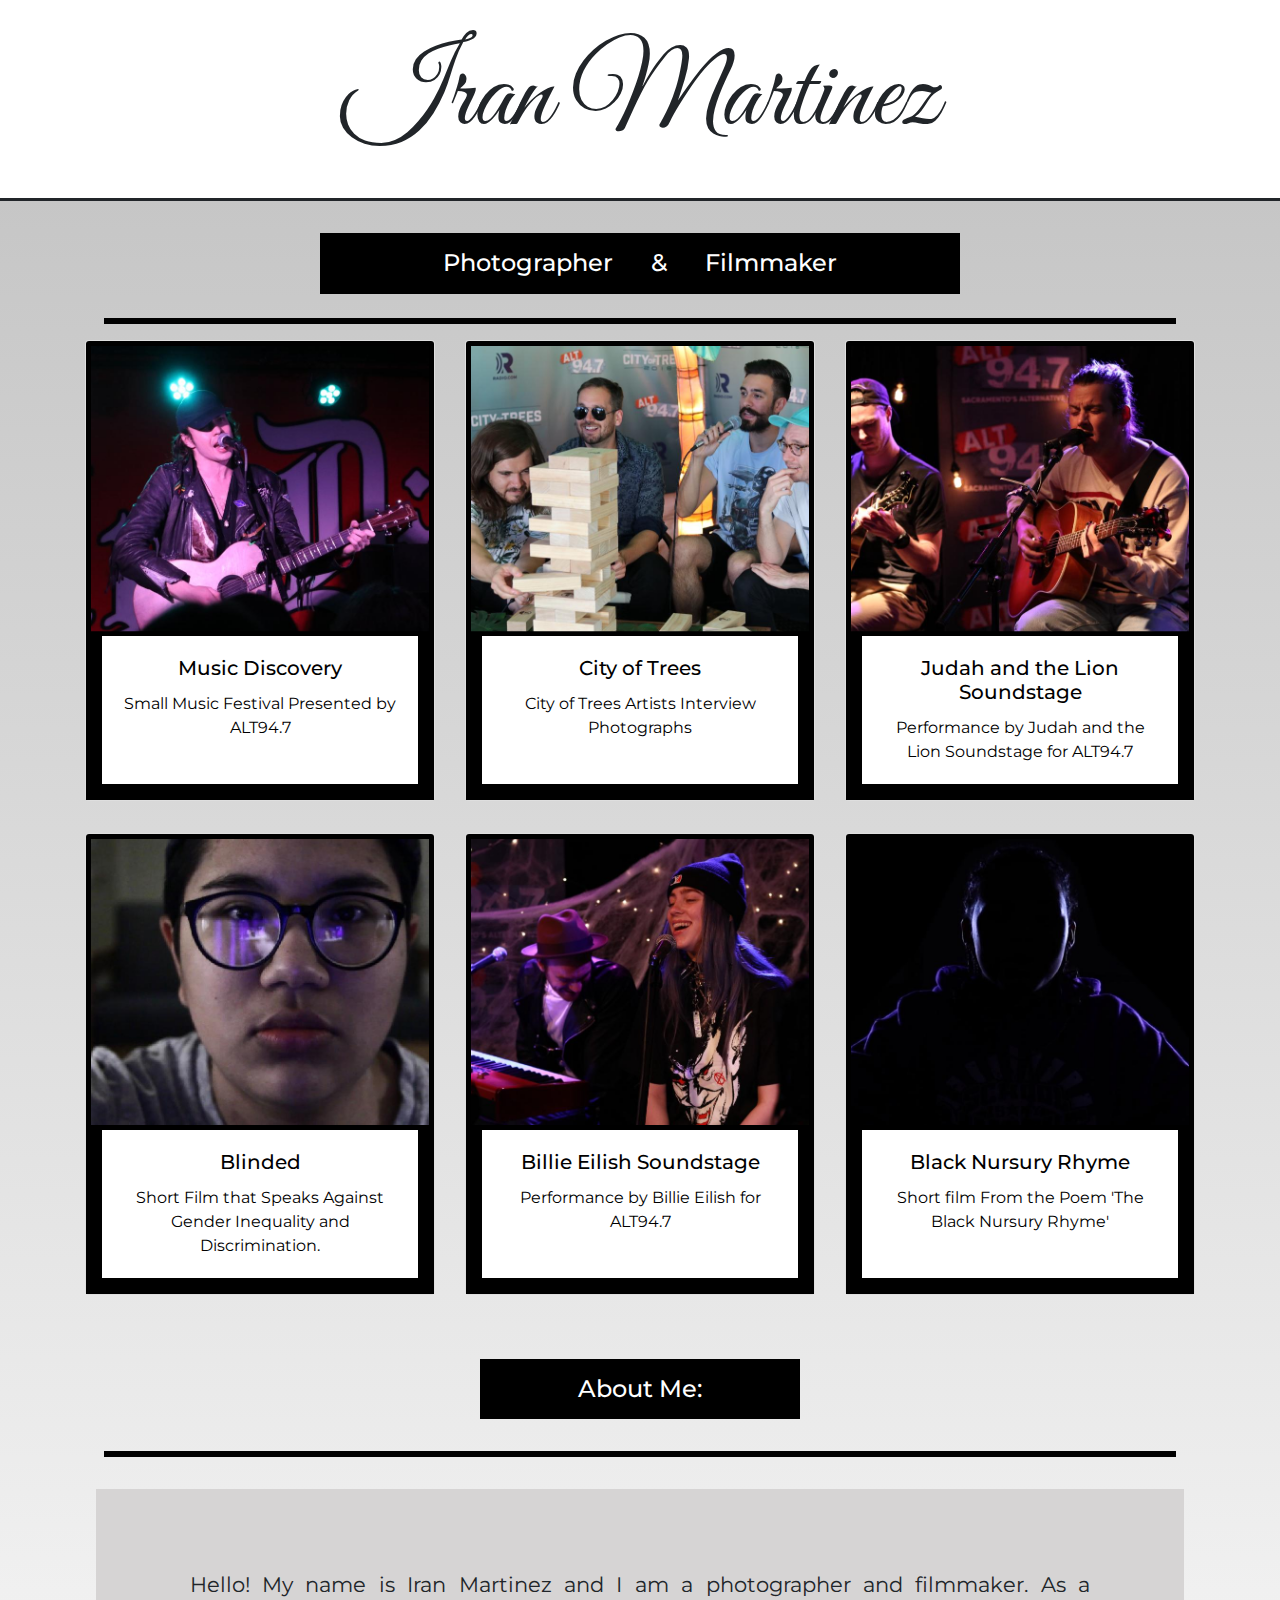
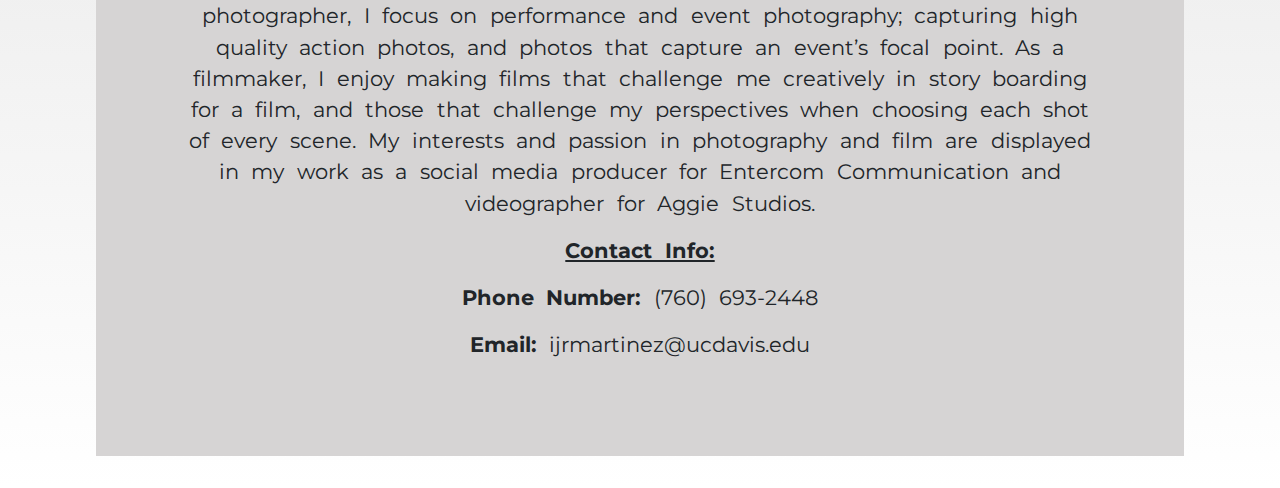
<file: index.html>
<!DOCTYPE html>
<html lang="en">
<head>
	<meta name="generator" content="Hugo 0.55.6" />
    
    <meta charset="UTF-8">     
    <meta name="viewport" content="width=device-width, initial-scale=1.0">    
    
       
    
      
       
    <link rel="stylesheet" href="/bootstrap/bootstrap.min.css"> 
    
    
    <link rel="stylesheet" href="/style.min.css"> 
    
    <title>Iran Martinez</title>
    
    
    
    

</head>
<body>
    
    
    
    

    <link href="https://fonts.googleapis.com/css?family=Great+Vibes|Montserrat&display=swap" rel="stylesheet">


<h1 class="homename">Iran Martinez</h1>



<h2 class="homejobs">Photographer & Filmmaker</h2>



<div class="homeline">
    <hr>
</div>

<div class="container">
    
    
         
        
            <div class="row gallery-row">
        
        
        
        
        
        <div class="col-4">
            <div class="card h-100 border-3">
                <img src="/projects/music-discovery/barnes1_huccf75b2a28f0cc45c05186f551bde46f_3829885_711x600_fill_q75_box_smart1.jpg" class="card-img-top" alt="...">
                <div class="card-body">
                    <a href="/projects/music-discovery/" class="stretched-link">
                        <h5 class="card-title">Music Discovery</h5>
                        <p class="card-text">Small Music Festival Presented by ALT94.7</p>
                    </a>
                </div>
            </div>
        </div>

            
            
            
            
            

            
        
        
        
    
        
        
        
        
        
        <div class="col-4">
            <div class="card h-100 border-3">
                <img src="/projects/city-of-trees/cot3_hu7673ffa9a7c2830800a8003ad08b0c52_6961093_711x600_fill_q75_box_smart1.jpg" class="card-img-top" alt="...">
                <div class="card-body">
                    <a href="/projects/city-of-trees/" class="stretched-link">
                        <h5 class="card-title">City of Trees</h5>
                        <p class="card-text">City of Trees Artists Interview Photographs</p>
                    </a>
                </div>
            </div>
        </div>

            
            
            
            
            

            
        
        
        
    
        
        
        
        
        
        <div class="col-4">
            <div class="card h-100 border-3">
                <img src="/projects/judah-and-the-lion/judah1_hu0cac6bdbe7f7f86f544fdd9eaa25f0e1_3817549_711x600_fill_q75_box_smart1.jpg" class="card-img-top" alt="...">
                <div class="card-body">
                    <a href="/projects/judah-and-the-lion/" class="stretched-link">
                        <h5 class="card-title">Judah and the Lion Soundstage</h5>
                        <p class="card-text">Performance by Judah and the Lion Soundstage for ALT94.7</p>
                    </a>
                </div>
            </div>
        </div>

            
            
            
            
            

            
        
        
        
        
            </div>
        
    
         
        
            <div class="row gallery-row">
        
        
        
        
        
        <div class="col-4">
            <div class="card h-100 border-3">
                <img src="/projects/blinded/blinded1_hu040aaad9697a4bacb93d014b5590a96e_51594_711x600_fill_q75_box_smart1.jpg" class="card-img-top" alt="...">
                <div class="card-body">
                    <a href="/projects/blinded/" class="stretched-link">
                        <h5 class="card-title">Blinded</h5>
                        <p class="card-text">Short Film that Speaks Against Gender Inequality and Discrimination. </p>
                    </a>
                </div>
            </div>
        </div>

            
            
            
            
            

            
        
        
        
    
        
        
        
        
        
        <div class="col-4">
            <div class="card h-100 border-3">
                <img src="/projects/billie-eilish/billie6_huf38312500e8e83b8beeed40e7ca0257e_3410802_711x600_fill_q75_box_smart1.jpg" class="card-img-top" alt="...">
                <div class="card-body">
                    <a href="/projects/billie-eilish/" class="stretched-link">
                        <h5 class="card-title">Billie Eilish Soundstage</h5>
                        <p class="card-text">Performance by Billie Eilish for ALT94.7</p>
                    </a>
                </div>
            </div>
        </div>

            
            
            
            
            

            
        
        
        
    
        
        
        
        
        
        <div class="col-4">
            <div class="card h-100 border-3">
                <img src="/projects/black-nursury-rhyme/nursury1_hu82e15549202baea84659251164aef128_106033_711x600_fill_q75_box_smart1.jpg" class="card-img-top" alt="...">
                <div class="card-body">
                    <a href="/projects/black-nursury-rhyme/" class="stretched-link">
                        <h5 class="card-title">Black Nursury Rhyme</h5>
                        <p class="card-text">Short film From the Poem &#39;The Black Nursury Rhyme&#39;</p>
                    </a>
                </div>
            </div>
        </div>

            
            
            
            
            

            
        
        
        
        
            </div>
        
    
</div>

<h3>About Me:</h3>

<div class="homeline">
<hr>
</div>
<div class="homeparagraph">
        <p>Hello! My name is Iran Martinez and I am a photographer and filmmaker. As a photographer, I focus on performance and event photography; capturing high quality action photos, and photos that capture an event’s focal point. As a filmmaker, I enjoy making films that challenge me creatively in story boarding for a film, and those that challenge my perspectives when choosing each shot of every scene. My interests and passion in photography and film are displayed in my work as a social media producer for Entercom Communication and videographer for Aggie Studios.</p>
        <p><b><u>Contact Info:</b></p></u> 
        <p><b>Phone Number:</b> (760) 693-2448</p>
        <p><b>Email:</b> ijrmartinez@ucdavis.edu</p>
    </div>




    <script src="https://code.jquery.com/jquery-3.3.1.slim.min.js" integrity="sha384-q8i/X+965DzO0rT7abK41JStQIAqVgRVzpbzo5smXKp4YfRvH+8abtTE1Pi6jizo" crossorigin="anonymous"></script>

<script src="/bootstrap/bootstrap.min.js"></script>
</body>
</html>
</file>
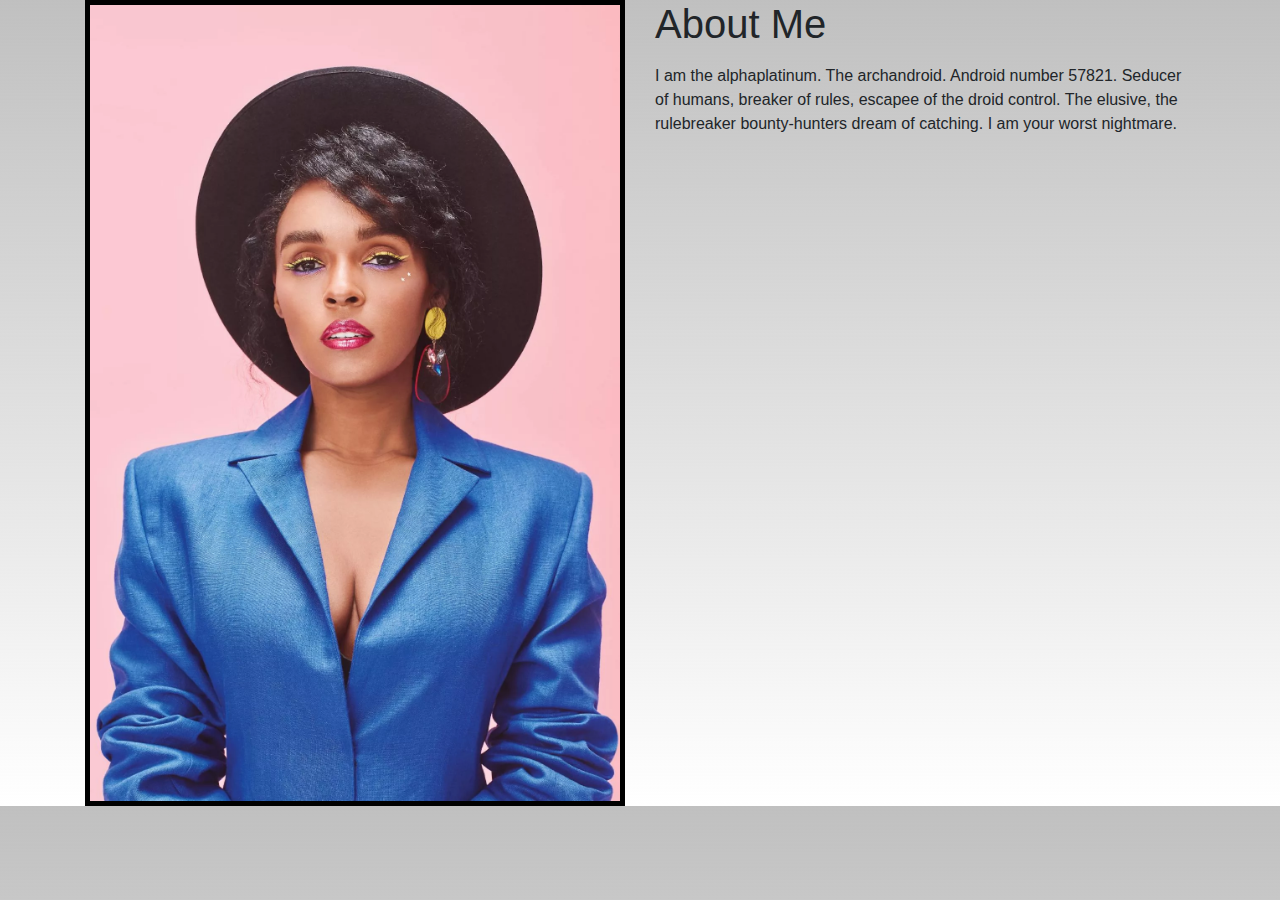
<file: about-me/index.html>
<!DOCTYPE html>
<html lang="en">
<head>
    
    <meta charset="UTF-8">     
    <meta name="viewport" content="width=device-width, initial-scale=1.0">    
    
       
    
      
       
    <link rel="stylesheet" href="/bootstrap/bootstrap.min.css"> 
    
    
    <link rel="stylesheet" href="/style.min.css"> 
    
    <title>Iran Martinez | About Me </title>
    
    
    
    

</head>
<body>
    

    
    <div class="container">
        <div class="row">
            <div class="col-6">
                <img class="img-fluid" src="/about-me/headshot.jpg" />
            </div>
            <div class="col-6">
                <h1>About Me</h1>
                <p><p>I am the alphaplatinum. The archandroid. Android number 57821. Seducer of humans, breaker of rules, escapee of the droid control. The elusive, the rulebreaker bounty-hunters dream of catching. I am your worst nightmare.</p>
</p>
            </div>
        </div>

    </div>

    
    

    <script src="https://code.jquery.com/jquery-3.3.1.slim.min.js" integrity="sha384-q8i/X+965DzO0rT7abK41JStQIAqVgRVzpbzo5smXKp4YfRvH+8abtTE1Pi6jizo" crossorigin="anonymous"></script>

<script src="/bootstrap/bootstrap.min.js"></script>
</body>
</html>
</file>
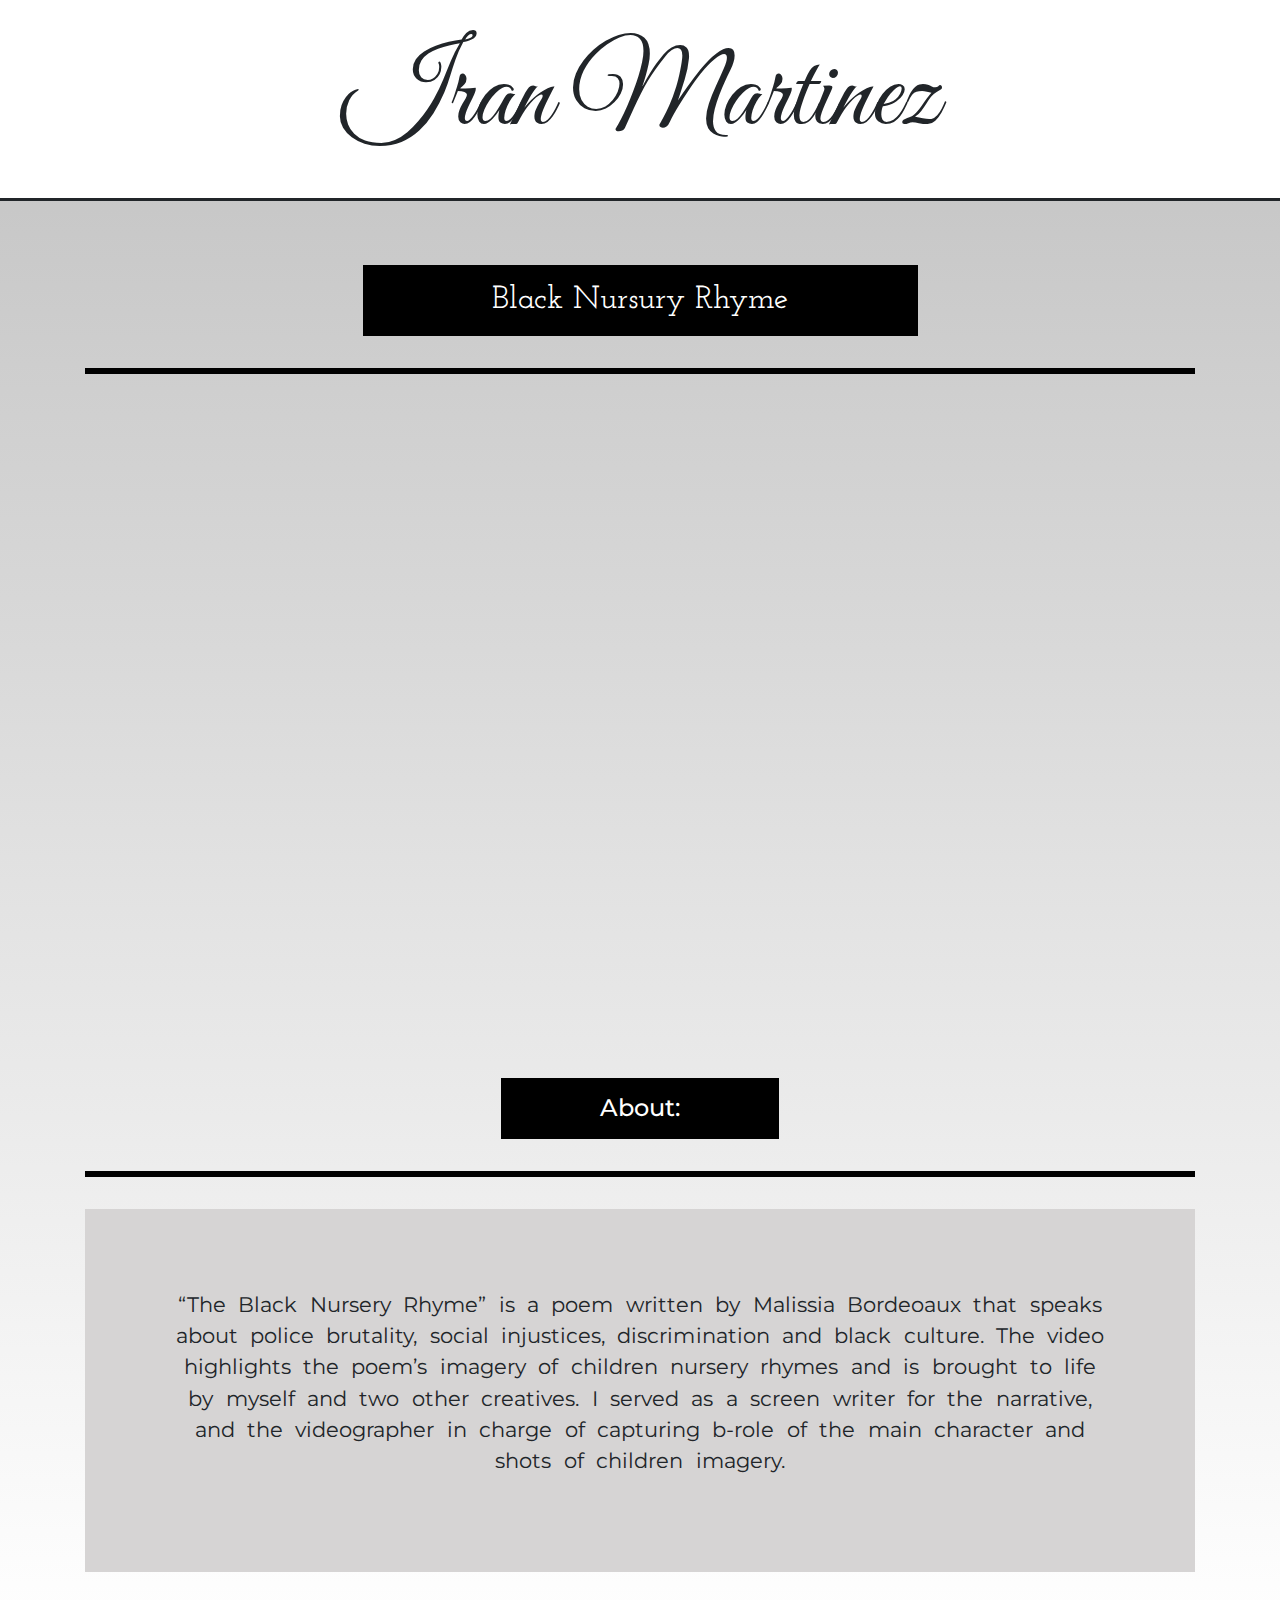
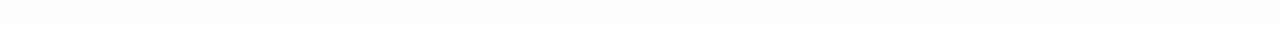
<file: projects/black-nursury-rhyme/index.html>
<!DOCTYPE html>
<html lang="en">
        <link href="https://fonts.googleapis.com/css?family=Great+Vibes|Josefin+Slab|Montserrat&display=swap" rel="stylesheet">
<head>
    
    <meta charset="UTF-8">     
    <meta name="viewport" content="width=device-width, initial-scale=1.0">    
    
       
    
      
       
    <link rel="stylesheet" href="/bootstrap/bootstrap.min.css"> 
    
    
    <link rel="stylesheet" href="/style.min.css"> 
    
    <title>Iran Martinez | Black Nursury Rhyme </title>
    
    
    
    
</head>
<body>
<h1  class="homename">Iran Martinez</h1>
    
    <div class="container">

        <h1 class="title">Black Nursury Rhyme</h1>
        <div class="titleline">
            <hr>
        </div>
        
        
        
        
        
            
                    <div class="embed-responsive embed-responsive-16by9">
                        <iframe class="embed-responsive-item" src="https://player.vimeo.com/video/306454058?title=0&byline=0&portrait=0"  frameborder="0" allow="encrypted-media; picture-in-picture; fullscreen" allowfullscreen></iframe>
                    </div>
                
        
        

        <h3>About:</h3>

<div class="titleline">
<hr>
</div>

<div class="paragraph">
<p>“The Black Nursery Rhyme” is a poem written by Malissia Bordeoaux that speaks about police brutality, social injustices, discrimination and black culture. The video highlights the poem’s imagery of children nursery rhymes and is brought to life by myself and two other creatives. I served as a screen writer for the narrative, and the videographer in charge of capturing b-role of the main character and shots of children imagery.</p>
</div>

        
     
    </div>
    <script src="https://code.jquery.com/jquery-3.3.1.slim.min.js" integrity="sha384-q8i/X+965DzO0rT7abK41JStQIAqVgRVzpbzo5smXKp4YfRvH+8abtTE1Pi6jizo" crossorigin="anonymous"></script>

<script src="/bootstrap/bootstrap.min.js"></script>
</body>
</html>
</file>
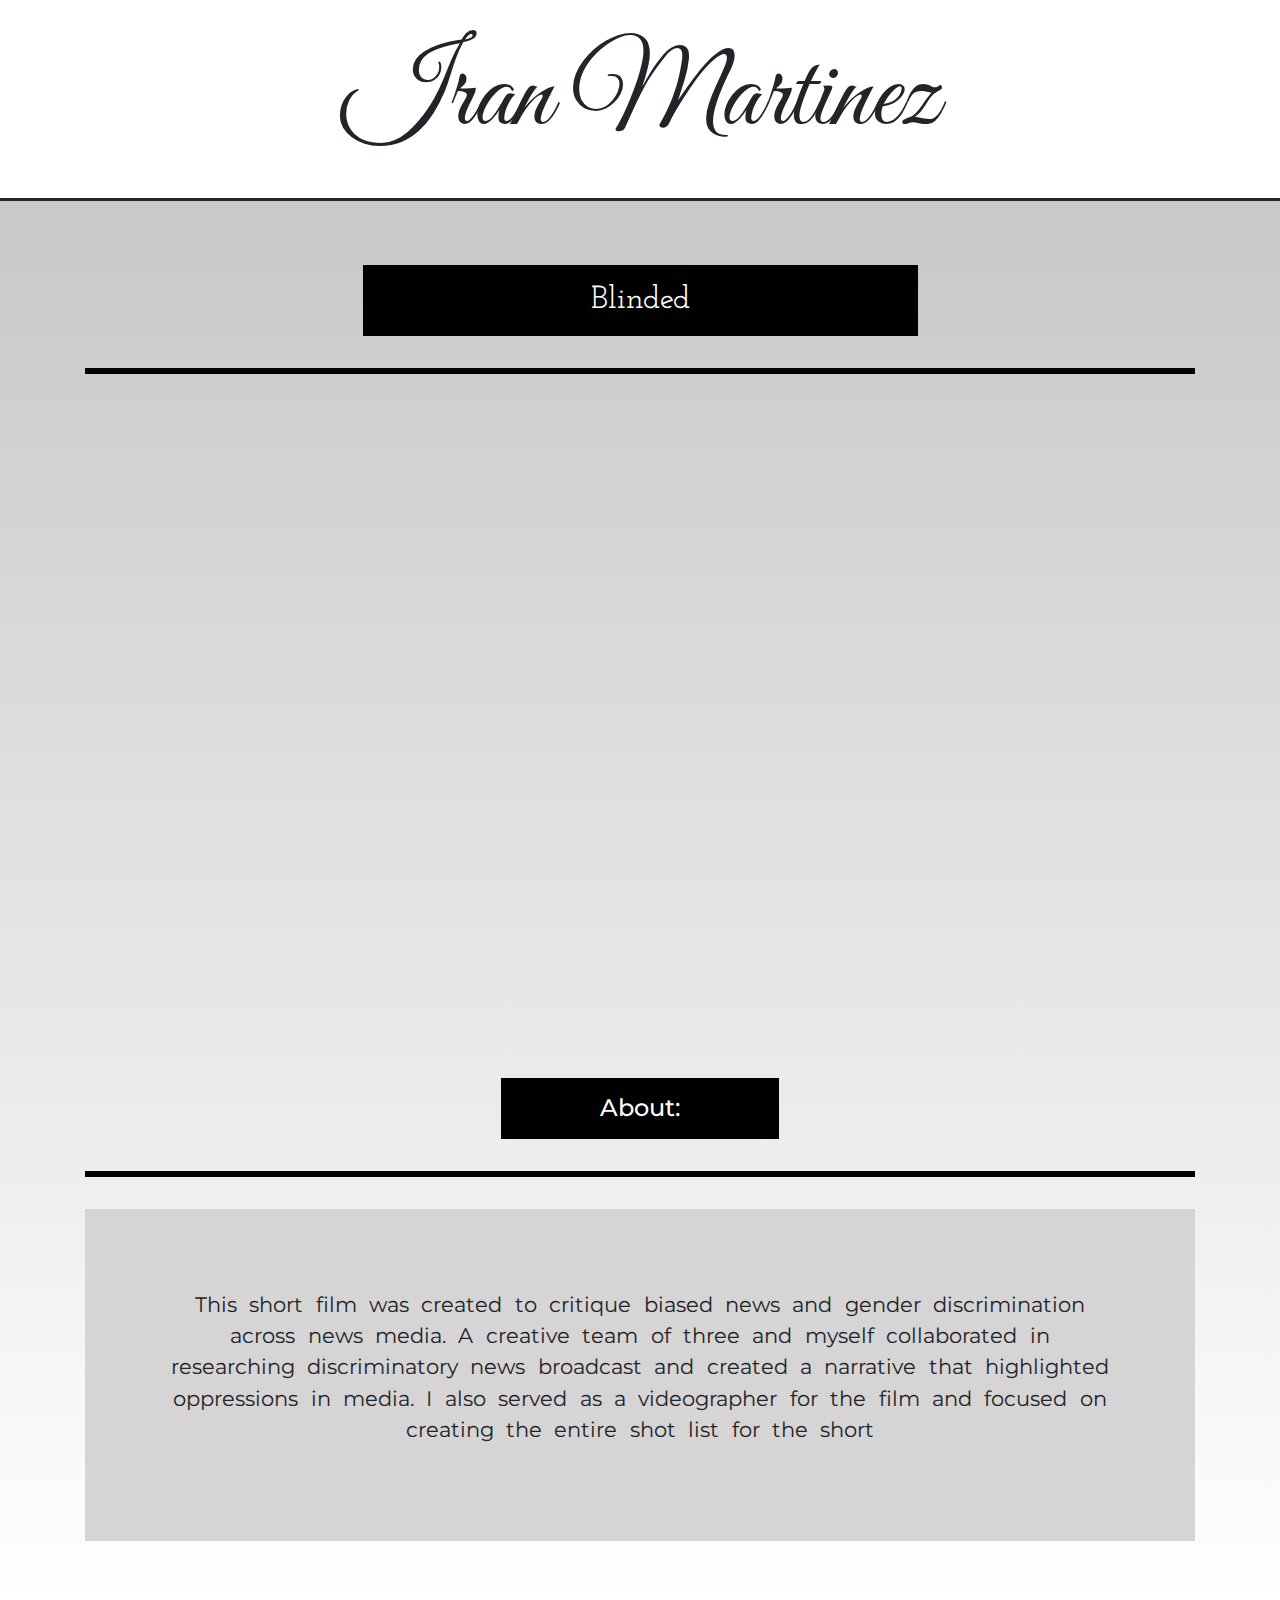
<file: projects/blinded/index.html>
<!DOCTYPE html>
<html lang="en">
        <link href="https://fonts.googleapis.com/css?family=Great+Vibes|Josefin+Slab|Montserrat&display=swap" rel="stylesheet">
<head>
    
    <meta charset="UTF-8">     
    <meta name="viewport" content="width=device-width, initial-scale=1.0">    
    
       
    
      
       
    <link rel="stylesheet" href="/bootstrap/bootstrap.min.css"> 
    
    
    <link rel="stylesheet" href="/style.min.css"> 
    
    <title>Iran Martinez | Blinded </title>
    
    
    
    
</head>
<body>
<h1  class="homename">Iran Martinez</h1>
    
    <div class="container">

        <h1 class="title">Blinded</h1>
        <div class="titleline">
            <hr>
        </div>
        
        
        
        
        
            
                    <div class="embed-responsive embed-responsive-16by9">
                        <iframe class="embed-responsive-item" src="https://player.vimeo.com/video/209310884?title=0&byline=0&portrait=0"  frameborder="0" allow="encrypted-media; picture-in-picture; fullscreen" allowfullscreen></iframe>
                    </div>
                
        
        

        <h3>About:</h3>

<div class="titleline">
<hr>
</div>
<div class="paragraph">
<p>This short film was created to critique biased news and gender discrimination across news media. A creative team of three and myself collaborated in researching discriminatory news broadcast and created a narrative that highlighted oppressions in media. I also served as a videographer for the film and focused on creating the entire shot list for the short</p>
</div>

        
     
    </div>
    <script src="https://code.jquery.com/jquery-3.3.1.slim.min.js" integrity="sha384-q8i/X+965DzO0rT7abK41JStQIAqVgRVzpbzo5smXKp4YfRvH+8abtTE1Pi6jizo" crossorigin="anonymous"></script>

<script src="/bootstrap/bootstrap.min.js"></script>
</body>
</html>
</file>
<file: style.min.css>
.gallery-row{margin-bottom:2rem}.card-body{border:1em solid #000;border-top:0;margin-top:1}.card-body a{text-decoration:none;color:#000;text-align:center;font-family:montserrat,sans-serif}.card-body a:hover{color:silver}.title{font-family:josefin slab,serif;font-size:2rem;text-align:center;color:#fff;background-color:#000;padding:1rem;margin-top:4rem;margin-bottom:2rem;text-align:center;margin-left:auto;margin-right:auto;width:50%}body{background-image:linear-gradient(to top,rgba(192,192,192,0),rgba(192,192,192,1))}hr{border:solid;color:#000}.paragraph{background-color:#d6d4d4;padding:5rem;font-family:montserrat,sans-serif;font-size:1.3rem;word-spacing:.4rem;text-align:center;margin-left:auto;margin-right:auto;width:100%;margin-top:2rem;margin-bottom:4rem;line-height:2.rem}.paragraph2{background-color:#d6d4d4;padding:5rem;font-family:montserrat,sans-serif;font-size:1.3rem;word-spacing:.4rem;text-align:center;margin-left:auto;margin-right:auto;width:80%;margin-top:2rem;margin-bottom:4rem;line-height:2.rem}.homename{background-color:#fff;padding:2rem;border-bottom:solid;text-align:center;margin-left:auto;margin-right:auto;width:100%;margin-top:0;margin-bottom:2rem;font-size:7rem;font-family:great vibes,cursive;text-align:center}.homejobs{background-color:#000;color:#fff;padding:1rem;text-align:center;margin-left:auto;margin-right:auto;width:50%;font-size:1.5rem;text-align:center;font-family:montserrat,sans-serif;word-spacing:2rem}.homeline{margin-top:1.5rem;margin-left:6.5rem;margin-right:6.5rem}.projectline{margin-top:1.5rem;margin-left:8.5rem;margin-right:8.5rem}.homeparagraph{text-align:left;background-color:#d6d4d4;padding:5rem;font-family:montserrat,sans-serif;font-size:1.3rem;word-spacing:.4rem;text-align:center;margin-left:auto;margin-right:auto;width:85%;margin-top:2rem;margin-bottom:2rem}h3{background-color:#000;color:#fff;padding:1rem;text-align:center;margin-left:auto;margin-right:auto;width:25%;margin-top:4rem;margin-bottom:2rem;font-size:1.5rem;text-align:center;font-family:montserrat,sans-serif}h4{background-color:#000;color:#fff;padding:1rem;text-align:center;margin-left:auto;margin-right:auto;width:25%;margin-top:4rem;margin-bottom:2rem;font-size:1.5rem;text-align:center;font-family:montserrat,sans-serif}*{box-sizing:border-box}img{background-color:#000;padding:.3rem}.column{float:left;width:33.33%;padding:10px}.column img{margin-top:12px}.row:after{content:"";display:table;clear:both}
</file>
